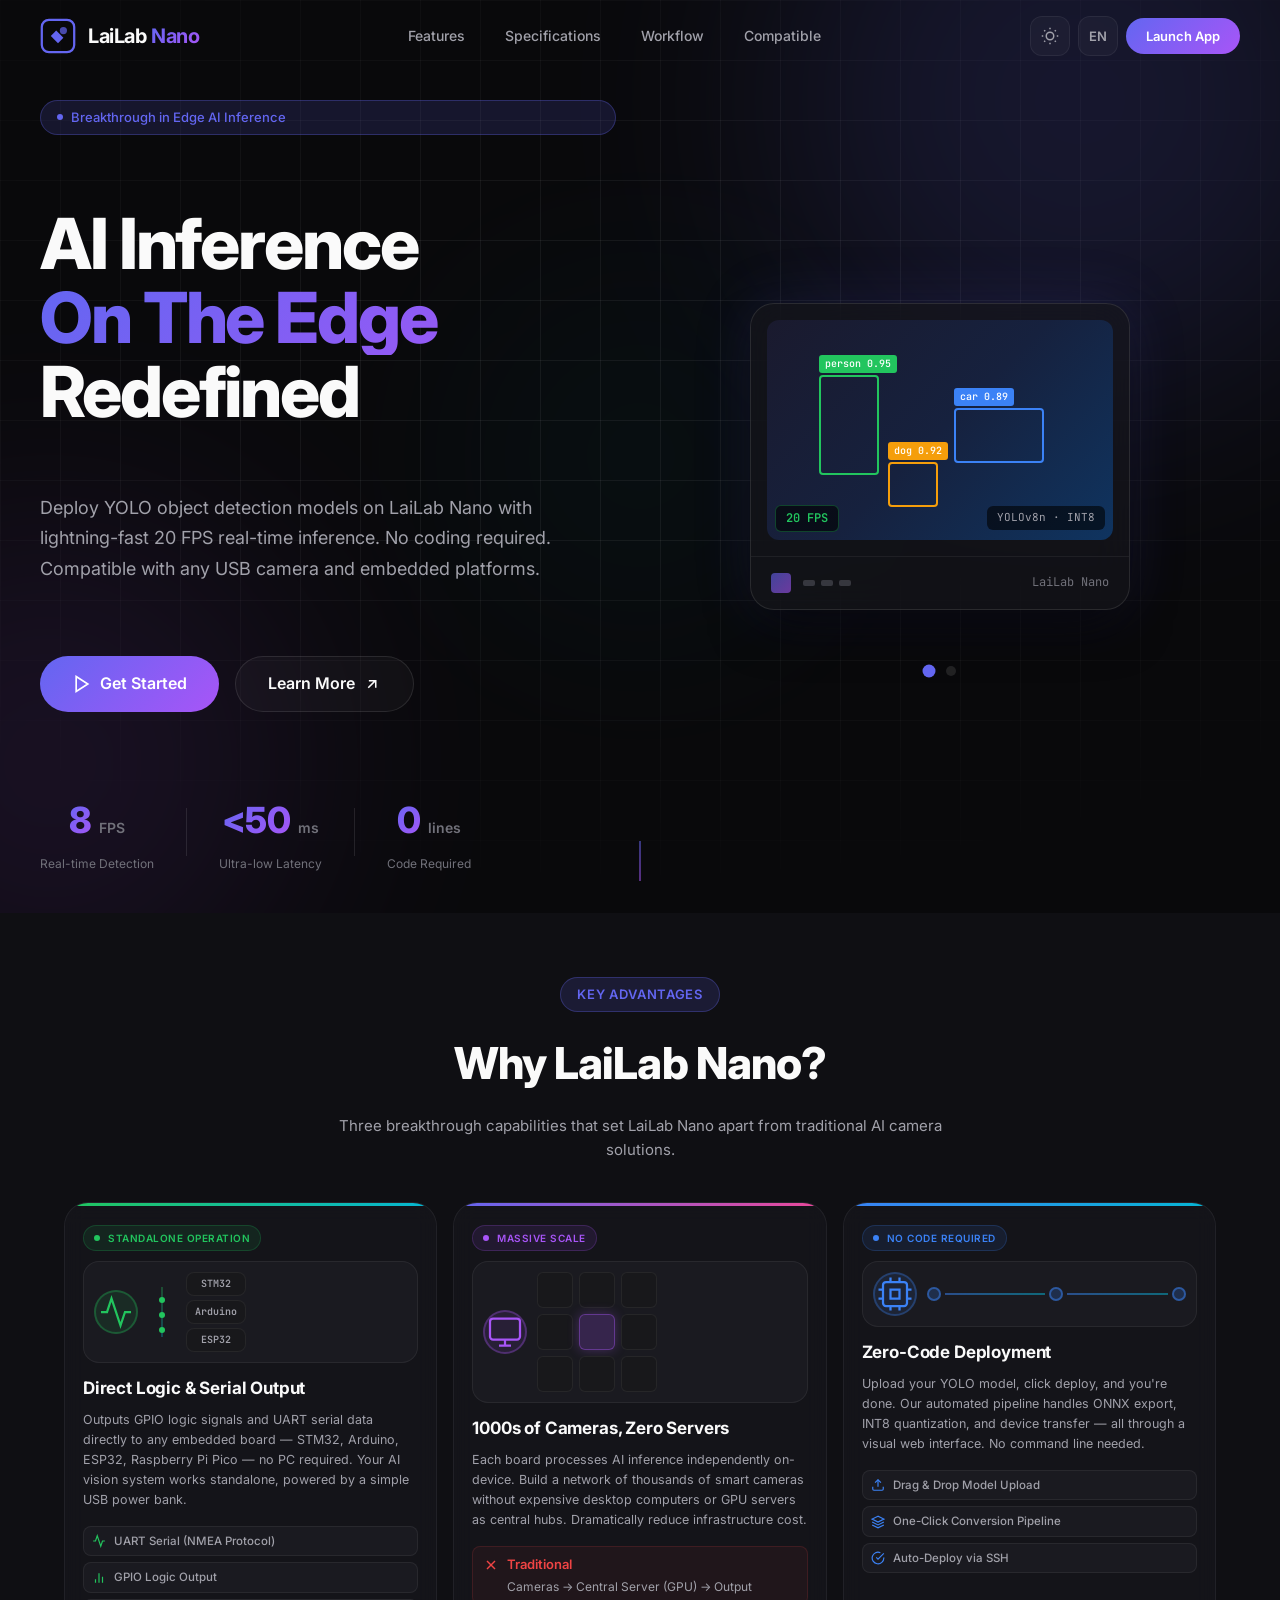
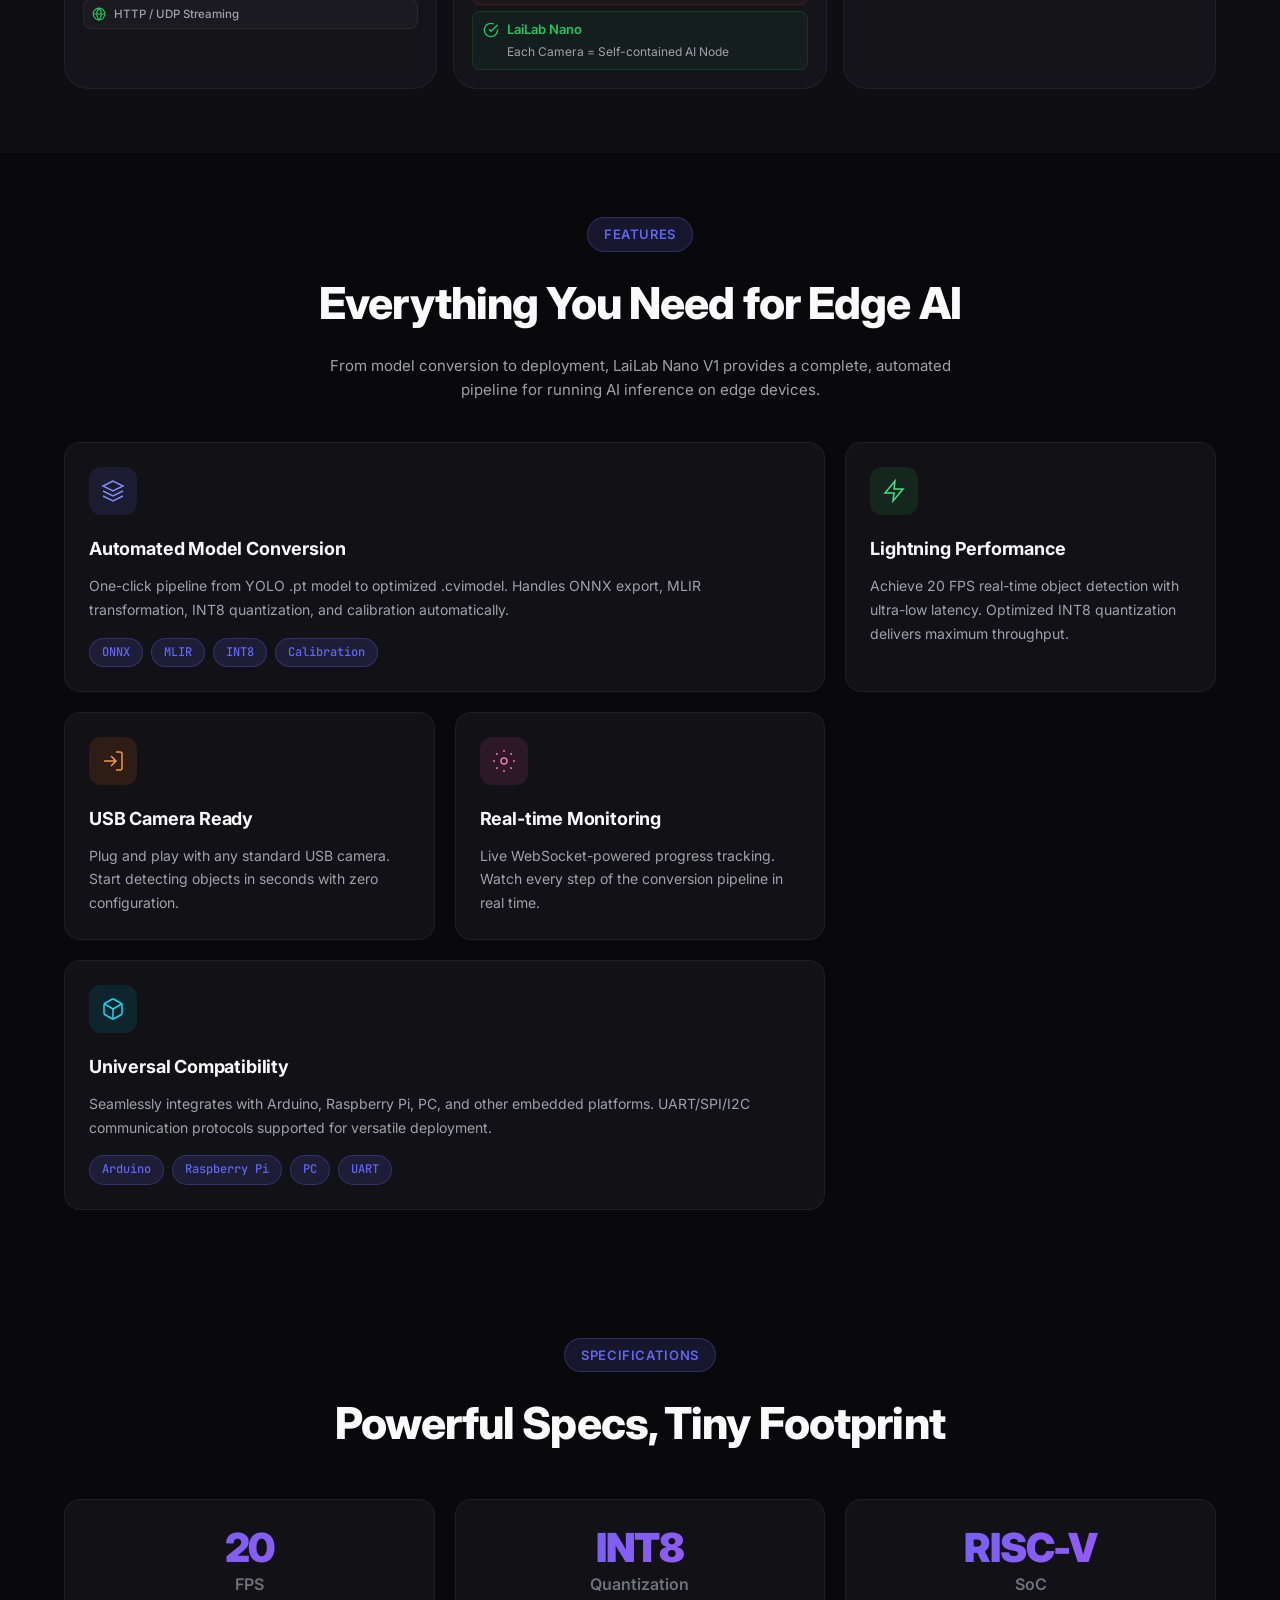
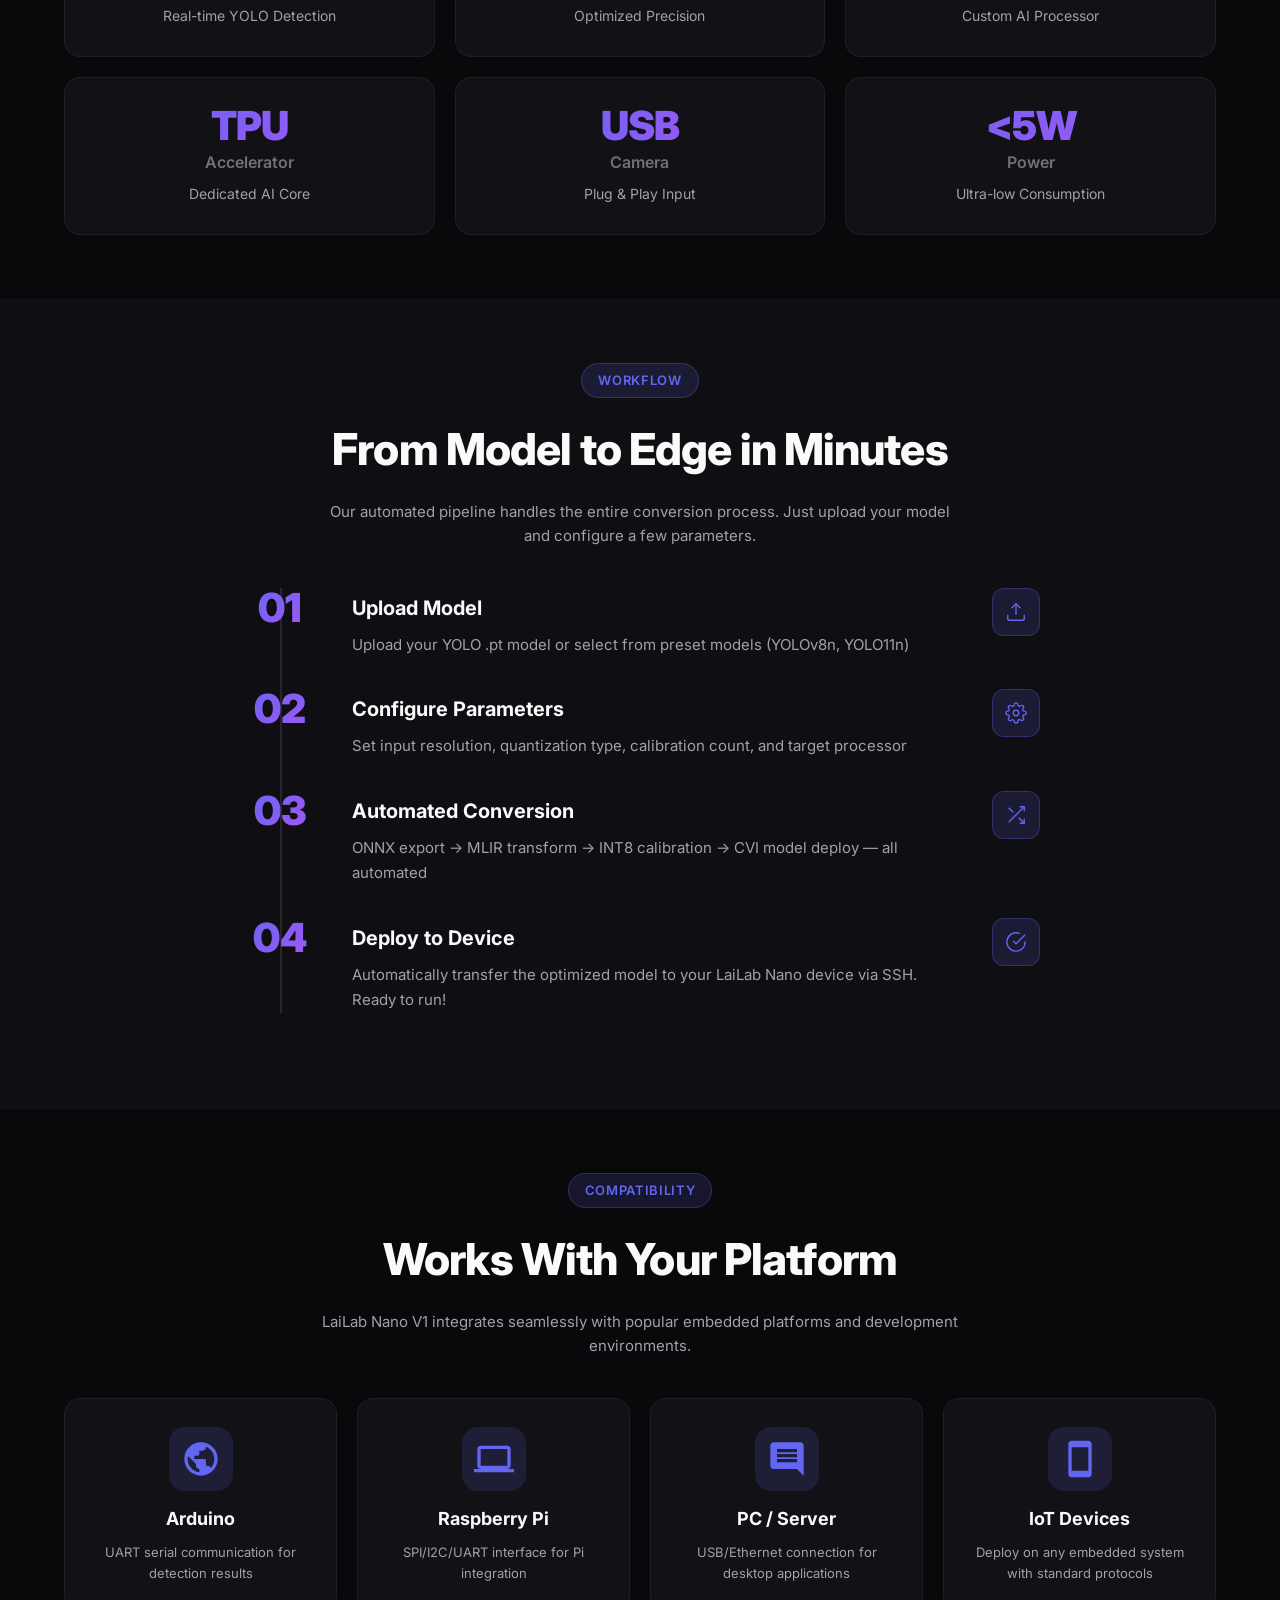
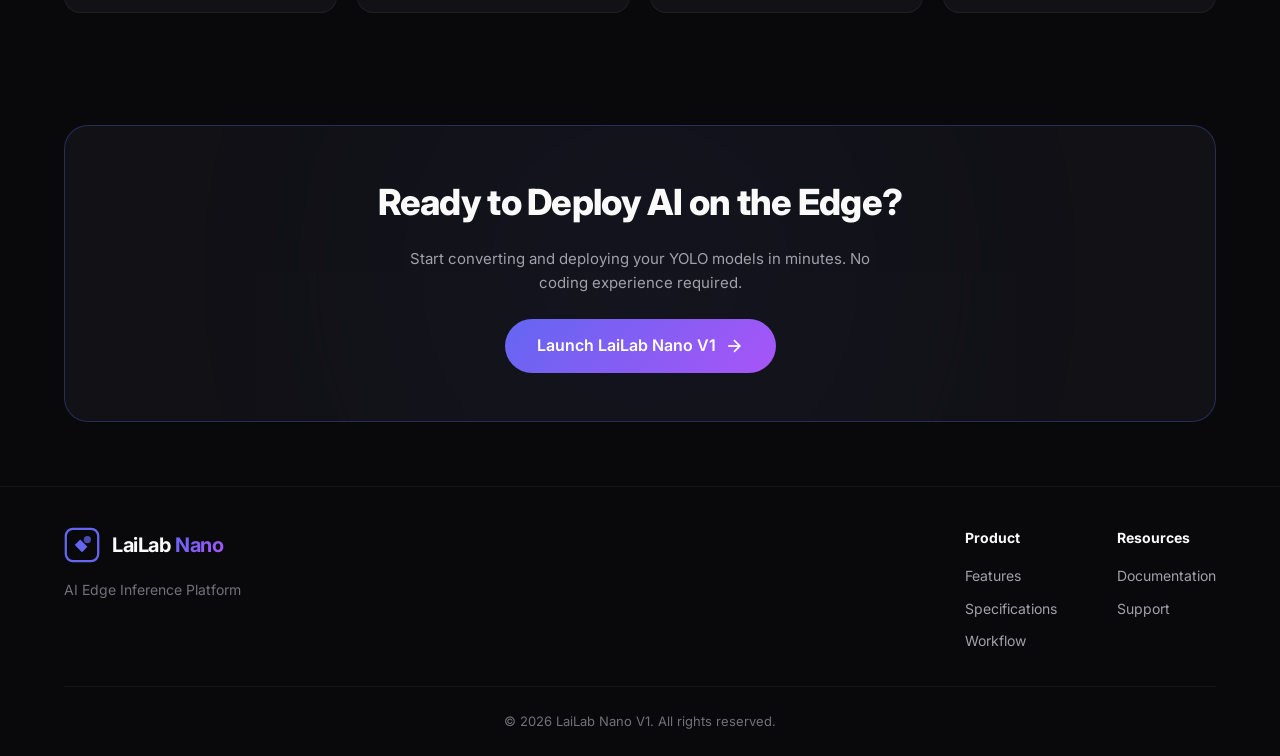
<file: static/index.html>
<!DOCTYPE html>
<html lang="en" data-theme="dark">
<head>
    <meta charset="UTF-8">
    <meta name="viewport" content="width=device-width, initial-scale=1.0">
    <title>LaiLab Nano V1 — AI Edge Inference Platform</title>
    <meta name="description" content="LaiLab Nano V1: Revolutionary AI Edge Inference. Deploy YOLO models with 20 FPS real-time detection. No code required.">
    <meta name="keywords" content="AI, Edge Computing, YOLO, Object Detection, Inference, Embedded AI, Edge AI">

    <!-- Google Fonts -->
    <link rel="preconnect" href="https://fonts.googleapis.com">
    <link rel="preconnect" href="https://fonts.gstatic.com" crossorigin>
    <link href="https://fonts.googleapis.com/css2?family=Inter:wght@300;400;500;600;700;800;900&family=JetBrains+Mono:wght@400;500;600&display=swap" rel="stylesheet">

    <link rel="stylesheet" href="/static/landing.css">
</head>
<body>
    <!-- ============================================================ -->
    <!-- NAVBAR -->
    <!-- ============================================================ -->
    <nav class="navbar" id="navbar">
        <div class="nav-container">
            <a href="/" class="nav-logo">
                <div class="logo-icon">
                    <svg viewBox="0 0 40 40" fill="none">
                        <rect x="2" y="2" width="36" height="36" rx="8" stroke="url(#logoGrad)" stroke-width="2.5"/>
                        <path d="M12 20L18 14L26 22L20 28Z" fill="url(#logoGrad)"/>
                        <circle cx="26" cy="14" r="4" fill="url(#logoGrad)" opacity="0.7"/>
                        <defs>
                            <linearGradient id="logoGrad" x1="0" y1="0" x2="40" y2="40">
                                <stop stop-color="#6366f1"/>
                                <stop offset="1" stop-color="#a855f7"/>
                            </linearGradient>
                        </defs>
                    </svg>
                </div>
                <span class="logo-text">LaiLab <span class="logo-accent">Nano</span></span>
            </a>

            <div class="nav-links" id="navLinks">
                <a href="#features" class="nav-link" data-i18n="nav_features">Features</a>
                <a href="#specs" class="nav-link" data-i18n="nav_specs">Specifications</a>
                <a href="#workflow" class="nav-link" data-i18n="nav_workflow">Workflow</a>
                <a href="#compatible" class="nav-link" data-i18n="nav_compatible">Compatible</a>
            </div>

            <div class="nav-actions">
                <button class="btn-icon" id="themeToggle" aria-label="Toggle theme">
                    <svg class="icon-sun" viewBox="0 0 24 24" fill="none" stroke="currentColor" stroke-width="2">
                        <circle cx="12" cy="12" r="5"/>
                        <path d="M12 1v2M12 21v2M4.22 4.22l1.42 1.42M18.36 18.36l1.42 1.42M1 12h2M21 12h2M4.22 19.78l1.42-1.42M18.36 5.64l1.42-1.42"/>
                    </svg>
                    <svg class="icon-moon" viewBox="0 0 24 24" fill="none" stroke="currentColor" stroke-width="2">
                        <path d="M21 12.79A9 9 0 1 1 11.21 3 7 7 0 0 0 21 12.79z"/>
                    </svg>
                </button>
                <button class="btn-icon btn-lang" id="langToggle" aria-label="Toggle language">
                    <span id="langLabel">EN</span>
                </button>
                <a href="/app" class="btn-primary nav-cta" data-i18n="nav_launch">Launch App</a>
            </div>

            <button class="nav-hamburger" id="navHamburger" aria-label="Menu">
                <span></span><span></span><span></span>
            </button>
        </div>
    </nav>

    <!-- ============================================================ -->
    <!-- HERO SECTION -->
    <!-- ============================================================ -->
    <section class="hero" id="hero">
        <div class="hero-bg">
            <div class="hero-grid"></div>
            <div class="hero-glow hero-glow-1"></div>
            <div class="hero-glow hero-glow-2"></div>
            <div class="hero-glow hero-glow-3"></div>
        </div>

        <div class="hero-content">
            <div class="hero-badge" data-i18n="hero_badge">
                <span class="badge-dot"></span>
                Breakthrough in Edge AI Inference
            </div>

            <h1 class="hero-title">
                <span data-i18n="hero_title_1">AI Inference</span>
                <span class="gradient-text" data-i18n="hero_title_2">On The Edge</span>
                <span data-i18n="hero_title_3">Redefined</span>
            </h1>

            <p class="hero-desc" data-i18n="hero_desc">
                Deploy YOLO object detection models on LaiLab Nano with lightning-fast 20 FPS real-time inference. No coding required. Compatible with any USB camera and embedded platforms.
            </p>

            <div class="hero-actions">
                <a href="/app" class="btn-primary btn-lg" data-i18n="hero_cta_start">
                    <svg viewBox="0 0 24 24" fill="none" stroke="currentColor" stroke-width="2" width="20" height="20">
                        <polygon points="5 3 19 12 5 21 5 3"/>
                    </svg>
                    Get Started
                </a>
                <a href="#features" class="btn-secondary btn-lg" data-i18n="hero_cta_learn">
                    Learn More
                    <svg viewBox="0 0 24 24" fill="none" stroke="currentColor" stroke-width="2" width="18" height="18">
                        <path d="M7 17l9.2-9.2M17 17V7.8H7.8"/>
                    </svg>
                </a>
            </div>

            <div class="hero-stats">
                <div class="stat-item">
                    <span class="stat-value" data-count="20">0</span>
                    <span class="stat-unit">FPS</span>
                    <span class="stat-label" data-i18n="stat_realtime">Real-time Detection</span>
                </div>
                <div class="stat-divider"></div>
                <div class="stat-item">
                    <span class="stat-value">&lt;50</span>
                    <span class="stat-unit">ms</span>
                    <span class="stat-label" data-i18n="stat_latency">Ultra-low Latency</span>
                </div>
                <div class="stat-divider"></div>
                <div class="stat-item">
                    <span class="stat-value">0</span>
                    <span class="stat-unit" data-i18n="stat_code_unit">lines</span>
                    <span class="stat-label" data-i18n="stat_code">Code Required</span>
                </div>
            </div>
        </div>

        <div class="hero-visual">
            <div class="hero-carousel" id="heroCarousel">
                <div class="carousel-slide active-slide">
                    <div class="device-showcase">
                        <div class="device-card">
                            <div class="device-screen">
                                <div class="detection-demo">
                                    <div class="demo-frame">
                                        <div class="demo-object demo-obj-1">
                                            <div class="bbox"></div>
                                            <span class="bbox-label">person 0.95</span>
                                        </div>
                                        <div class="demo-object demo-obj-2">
                                            <div class="bbox"></div>
                                            <span class="bbox-label">car 0.89</span>
                                        </div>
                                        <div class="demo-object demo-obj-3">
                                            <div class="bbox"></div>
                                            <span class="bbox-label">dog 0.92</span>
                                        </div>
                                    </div>
                                    <div class="demo-overlay">
                                        <div class="demo-fps">20 FPS</div>
                                        <div class="demo-model">YOLOv8n · INT8</div>
                                    </div>
                                </div>
                            </div>
                            <div class="device-body">
                                <div class="device-chip"></div>
                                <div class="device-ports">
                                    <div class="port"></div>
                                    <div class="port"></div>
                                    <div class="port"></div>
                                </div>
                                <div class="device-label">LaiLab Nano</div>
                            </div>
                        </div>
                    </div>
                </div>

                <div class="carousel-slide">
                    <img src="/static/product.jpg" alt="LaiLab Nano V1 Hardware" class="product-hero-img">
                </div>

                <div class="carousel-controls">
                    <button class="carousel-dot active"></button>
                    <button class="carousel-dot"></button>
                </div>
            </div>
        </div>

        <div class="scroll-indicator">
            <div class="scroll-line"></div>
        </div>
    </section>

    <!-- ============================================================ -->
    <!-- KEY ADVANTAGES SECTION -->
    <!-- ============================================================ -->
    <section class="section features-section" id="features">
        <div class="container">
            <div class="section-header">
                <span class="section-tag" data-i18n="advantages_tag">Key Advantages</span>
                <h2 class="section-title" data-i18n="advantages_title">Why LaiLab Nano?</h2>
                <p class="section-desc" data-i18n="advantages_desc">
                    Three breakthrough capabilities that set LaiLab Nano apart from traditional AI camera solutions.
                </p>
            </div>

            <div class="advantages-grid advantages-grid-3">
                <!-- Advantage 1: Direct Hardware Output -->
                <div class="advantage-card advantage-card-hw">
                    <div class="advantage-badge">
                        <span class="advantage-badge-dot"></span>
                        <span data-i18n="adv1_badge">Standalone Operation</span>
                    </div>
                    <div class="advantage-icon-area">
                        <div class="advantage-icon-ring">
                            <svg viewBox="0 0 24 24" fill="none" stroke="currentColor" stroke-width="1.5" width="36" height="36">
                                <path d="M22 12h-4l-3 9L9 3l-3 9H2"/>
                            </svg>
                        </div>
                        <div class="advantage-connectors">
                            <div class="connector-line"></div>
                            <div class="connector-dot" style="top: 20%;"></div>
                            <div class="connector-dot" style="top: 50%;"></div>
                            <div class="connector-dot" style="top: 80%;"></div>
                        </div>
                        <div class="advantage-chips">
                            <span class="advantage-chip">STM32</span>
                            <span class="advantage-chip">Arduino</span>
                            <span class="advantage-chip">ESP32</span>
                        </div>
                    </div>
                    <h3 class="advantage-title" data-i18n="adv1_title">Direct Logic &amp; Serial Output</h3>
                    <p class="advantage-desc" data-i18n="adv1_desc">
                        Outputs GPIO logic signals and UART serial data directly to any embedded board — STM32, Arduino, ESP32, Raspberry Pi Pico — no PC required. Your AI vision system works standalone, powered by a simple USB power bank.
                    </p>
                    <div class="advantage-outputs">
                        <div class="output-item">
                            <svg viewBox="0 0 24 24" fill="none" stroke="currentColor" stroke-width="2" width="14" height="14"><polyline points="22 12 18 12 15 21 9 3 6 12 2 12"/></svg>
                            <span>UART Serial (NMEA Protocol)</span>
                        </div>
                        <div class="output-item">
                            <svg viewBox="0 0 24 24" fill="none" stroke="currentColor" stroke-width="2" width="14" height="14"><path d="M18 20V10M12 20V4M6 20v-6"/></svg>
                            <span>GPIO Logic Output</span>
                        </div>
                        <div class="output-item">
                            <svg viewBox="0 0 24 24" fill="none" stroke="currentColor" stroke-width="2" width="14" height="14"><circle cx="12" cy="12" r="10"/><line x1="2" y1="12" x2="22" y2="12"/><path d="M12 2a15.3 15.3 0 0 1 4 10 15.3 15.3 0 0 1-4 10 15.3 15.3 0 0 1-4-10 15.3 15.3 0 0 1 4-10z"/></svg>
                            <span>HTTP / UDP Streaming</span>
                        </div>
                    </div>
                </div>

                <!-- Advantage 2: Scalable 1000s Cameras -->
                <div class="advantage-card advantage-card-scale">
                    <div class="advantage-badge">
                        <span class="advantage-badge-dot"></span>
                        <span data-i18n="adv2_badge">Massive Scale</span>
                    </div>
                    <div class="advantage-icon-area">
                        <div class="advantage-icon-ring">
                            <svg viewBox="0 0 24 24" fill="none" stroke="currentColor" stroke-width="1.5" width="36" height="36">
                                <rect x="2" y="3" width="20" height="14" rx="2" ry="2"/>
                                <line x1="8" y1="21" x2="16" y2="21"/>
                                <line x1="12" y1="17" x2="12" y2="21"/>
                            </svg>
                        </div>
                        <div class="advantage-scale-grid">
                            <div class="scale-node"></div><div class="scale-node"></div><div class="scale-node"></div>
                            <div class="scale-node"></div><div class="scale-node active"></div><div class="scale-node"></div>
                            <div class="scale-node"></div><div class="scale-node"></div><div class="scale-node"></div>
                        </div>
                    </div>
                    <h3 class="advantage-title" data-i18n="adv2_title">1000s of Cameras, Zero Servers</h3>
                    <p class="advantage-desc" data-i18n="adv2_desc">
                        Each board processes AI inference independently on-device. Build a network of thousands of smart cameras without expensive desktop computers or GPU servers as central hubs. Dramatically reduce infrastructure cost.
                    </p>
                    <div class="advantage-comparison">
                        <div class="comparison-item comparison-old">
                            <svg viewBox="0 0 24 24" fill="none" stroke="currentColor" stroke-width="2" width="16" height="16"><line x1="18" y1="6" x2="6" y2="18"/><line x1="6" y1="6" x2="18" y2="18"/></svg>
                            <div>
                                <strong data-i18n="adv2_old_title">Traditional</strong>
                                <span data-i18n="adv2_old_desc">Cameras → Central Server (GPU) → Output</span>
                            </div>
                        </div>
                        <div class="comparison-item comparison-new">
                            <svg viewBox="0 0 24 24" fill="none" stroke="currentColor" stroke-width="2" width="16" height="16"><path d="M22 11.08V12a10 10 0 1 1-5.93-9.14"/><polyline points="22 4 12 14.01 9 11.01"/></svg>
                            <div>
                                <strong data-i18n="adv2_new_title">LaiLab Nano</strong>
                                <span data-i18n="adv2_new_desc">Each Camera = Self-contained AI Node</span>
                            </div>
                        </div>
                    </div>
                </div>

                <!-- Advantage 3: Zero-Code Deployment -->
                <div class="advantage-card advantage-card-zerocode">
                    <div class="advantage-badge">
                        <span class="advantage-badge-dot"></span>
                        <span data-i18n="adv3_badge">No Code Required</span>
                    </div>
                    <div class="advantage-icon-area">
                        <div class="advantage-icon-ring">
                            <svg viewBox="0 0 24 24" fill="none" stroke="currentColor" stroke-width="1.5" width="36" height="36">
                                <rect x="4" y="4" width="16" height="16" rx="2"/>
                                <path d="M9 9h6v6H9z"/>
                                <path d="M9 1v3M15 1v3M9 20v3M15 20v3M1 9h3M1 15h3M20 9h3M20 15h3"/>
                            </svg>
                        </div>
                        <div class="advantage-steps-visual">
                            <div class="step-dot step-dot-1"></div>
                            <div class="step-line-h"></div>
                            <div class="step-dot step-dot-2"></div>
                            <div class="step-line-h"></div>
                            <div class="step-dot step-dot-3"></div>
                        </div>
                    </div>
                    <h3 class="advantage-title" data-i18n="adv3_title">Zero-Code Deployment</h3>
                    <p class="advantage-desc" data-i18n="adv3_desc">
                        Upload your YOLO model, click deploy, and you're done. Our automated pipeline handles ONNX export, INT8 quantization, and device transfer — all through a visual web interface. No command line needed.
                    </p>
                    <div class="advantage-outputs">
                        <div class="output-item">
                            <svg viewBox="0 0 24 24" fill="none" stroke="currentColor" stroke-width="2" width="14" height="14"><path d="M21 15v4a2 2 0 0 1-2 2H5a2 2 0 0 1-2-2v-4"/><polyline points="17 8 12 3 7 8"/><line x1="12" y1="3" x2="12" y2="15"/></svg>
                            <span>Drag &amp; Drop Model Upload</span>
                        </div>
                        <div class="output-item">
                            <svg viewBox="0 0 24 24" fill="none" stroke="currentColor" stroke-width="2" width="14" height="14"><path d="M12 2L2 7l10 5 10-5-10-5z"/><path d="M2 17l10 5 10-5"/><path d="M2 12l10 5 10-5"/></svg>
                            <span>One-Click Conversion Pipeline</span>
                        </div>
                        <div class="output-item">
                            <svg viewBox="0 0 24 24" fill="none" stroke="currentColor" stroke-width="2" width="14" height="14"><path d="M22 11.08V12a10 10 0 1 1-5.93-9.14"/><polyline points="22 4 12 14.01 9 11.01"/></svg>
                            <span>Auto-Deploy via SSH</span>
                        </div>
                    </div>
                </div>
            </div>
        </div>
    </section>

    <!-- ============================================================ -->
    <!-- FEATURES SECTION -->
    <!-- ============================================================ -->
    <section class="section" id="details">
        <div class="container">
            <div class="section-header">
                <span class="section-tag" data-i18n="features_tag">Features</span>
                <h2 class="section-title" data-i18n="features_title">Everything You Need for Edge AI</h2>
                <p class="section-desc" data-i18n="features_desc">
                    From model conversion to deployment, LaiLab Nano V1 provides a complete, automated pipeline for running AI inference on edge devices.
                </p>
            </div>

            <div class="features-grid">
                <div class="feature-card feature-card-lg">
                    <div class="feature-icon feature-icon-primary">
                        <svg viewBox="0 0 24 24" fill="none" stroke="currentColor" stroke-width="1.5">
                            <path d="M12 2L2 7l10 5 10-5-10-5z"/>
                            <path d="M2 17l10 5 10-5"/>
                            <path d="M2 12l10 5 10-5"/>
                        </svg>
                    </div>
                    <h3 class="feature-title" data-i18n="feature_1_title">Automated Model Conversion</h3>
                    <p class="feature-desc" data-i18n="feature_1_desc">
                        One-click pipeline from YOLO .pt model to optimized .cvimodel. Handles ONNX export, MLIR transformation, INT8 quantization, and calibration automatically.
                    </p>
                    <div class="feature-tags">
                        <span class="tag">ONNX</span>
                        <span class="tag">MLIR</span>
                        <span class="tag">INT8</span>
                        <span class="tag">Calibration</span>
                    </div>
                </div>

                <div class="feature-card">
                    <div class="feature-icon feature-icon-green">
                        <svg viewBox="0 0 24 24" fill="none" stroke="currentColor" stroke-width="1.5">
                            <path d="M13 2L3 14h9l-1 8 10-12h-9l1-8z"/>
                        </svg>
                    </div>
                    <h3 class="feature-title" data-i18n="feature_3_title">Lightning Performance</h3>
                    <p class="feature-desc" data-i18n="feature_3_desc">
                        Achieve 20 FPS real-time object detection with ultra-low latency. Optimized INT8 quantization delivers maximum throughput.
                    </p>
                </div>

                <div class="feature-card">
                    <div class="feature-icon feature-icon-orange">
                        <svg viewBox="0 0 24 24" fill="none" stroke="currentColor" stroke-width="1.5">
                            <path d="M15 3h4a2 2 0 0 1 2 2v14a2 2 0 0 1-2 2h-4M10 17l5-5-5-5M15 12H3"/>
                        </svg>
                    </div>
                    <h3 class="feature-title" data-i18n="feature_4_title">USB Camera Ready</h3>
                    <p class="feature-desc" data-i18n="feature_4_desc">
                        Plug and play with any standard USB camera. Start detecting objects in seconds with zero configuration.
                    </p>
                </div>

                <div class="feature-card">
                    <div class="feature-icon feature-icon-pink">
                        <svg viewBox="0 0 24 24" fill="none" stroke="currentColor" stroke-width="1.5">
                            <circle cx="12" cy="12" r="3"/>
                            <path d="M12 1v2M12 21v2M4.22 4.22l1.42 1.42M18.36 18.36l1.42 1.42M1 12h2M21 12h2M4.22 19.78l1.42-1.42M18.36 5.64l1.42-1.42"/>
                        </svg>
                    </div>
                    <h3 class="feature-title" data-i18n="feature_5_title">Real-time Monitoring</h3>
                    <p class="feature-desc" data-i18n="feature_5_desc">
                        Live WebSocket-powered progress tracking. Watch every step of the conversion pipeline in real time.
                    </p>
                </div>

                <div class="feature-card feature-card-lg">
                    <div class="feature-icon feature-icon-cyan">
                        <svg viewBox="0 0 24 24" fill="none" stroke="currentColor" stroke-width="1.5">
                            <path d="M21 16V8a2 2 0 0 0-1-1.73l-7-4a2 2 0 0 0-2 0l-7 4A2 2 0 0 0 3 8v8a2 2 0 0 0 1 1.73l7 4a2 2 0 0 0 2 0l7-4A2 2 0 0 0 21 16z"/>
                            <polyline points="3.27 6.96 12 12.01 20.73 6.96"/>
                            <line x1="12" y1="22.08" x2="12" y2="12"/>
                        </svg>
                    </div>
                    <h3 class="feature-title" data-i18n="feature_6_title">Universal Compatibility</h3>
                    <p class="feature-desc" data-i18n="feature_6_desc">
                        Seamlessly integrates with Arduino, Raspberry Pi, PC, and other embedded platforms. UART/SPI/I2C communication protocols supported for versatile deployment.
                    </p>
                    <div class="feature-tags">
                        <span class="tag">Arduino</span>
                        <span class="tag">Raspberry Pi</span>
                        <span class="tag">PC</span>
                        <span class="tag">UART</span>
                    </div>
                </div>
            </div>
        </div>
    </section>

    <!-- ============================================================ -->
    <section class="section specs-section" id="specs">
        <div class="container">
            <div class="section-header">
                <span class="section-tag" data-i18n="specs_tag">Specifications</span>
                <h2 class="section-title" data-i18n="specs_title">Powerful Specs, Tiny Footprint</h2>
            </div>

            <div class="specs-grid">
                <div class="spec-card">
                    <div class="spec-number">20</div>
                    <div class="spec-unit">FPS</div>
                    <div class="spec-label" data-i18n="spec_fps">Real-time YOLO Detection</div>
                </div>
                <div class="spec-card">
                    <div class="spec-number">INT8</div>
                    <div class="spec-unit" data-i18n="spec_quant_unit">Quantization</div>
                    <div class="spec-label" data-i18n="spec_quant">Optimized Precision</div>
                </div>
                <div class="spec-card">
                    <div class="spec-number">RISC-V</div>
                    <div class="spec-unit">SoC</div>
                    <div class="spec-label" data-i18n="spec_processor">Custom AI Processor</div>
                </div>
                <div class="spec-card">
                    <div class="spec-number">TPU</div>
                    <div class="spec-unit" data-i18n="spec_accel_unit">Accelerator</div>
                    <div class="spec-label" data-i18n="spec_accel">Dedicated AI Core</div>
                </div>
                <div class="spec-card">
                    <div class="spec-number">USB</div>
                    <div class="spec-unit">Camera</div>
                    <div class="spec-label" data-i18n="spec_camera">Plug & Play Input</div>
                </div>
                <div class="spec-card">
                    <div class="spec-number">&lt;5W</div>
                    <div class="spec-unit" data-i18n="spec_power_unit">Power</div>
                    <div class="spec-label" data-i18n="spec_power">Ultra-low Consumption</div>
                </div>
            </div>
        </div>
    </section>

    <!-- ============================================================ -->
    <!-- WORKFLOW SECTION -->
    <!-- ============================================================ -->
    <section class="section workflow-section" id="workflow">
        <div class="container">
            <div class="section-header">
                <span class="section-tag" data-i18n="workflow_tag">Workflow</span>
                <h2 class="section-title" data-i18n="workflow_title">From Model to Edge in Minutes</h2>
                <p class="section-desc" data-i18n="workflow_desc">
                    Our automated pipeline handles the entire conversion process. Just upload your model and configure a few parameters.
                </p>
            </div>

            <div class="workflow-timeline">
                <div class="workflow-step">
                    <div class="step-number">01</div>
                    <div class="step-content">
                        <h3 data-i18n="step_1_title">Upload Model</h3>
                        <p data-i18n="step_1_desc">Upload your YOLO .pt model or select from preset models (YOLOv8n, YOLO11n)</p>
                    </div>
                    <div class="step-icon">
                        <svg viewBox="0 0 24 24" fill="none" stroke="currentColor" stroke-width="1.5">
                            <path d="M21 15v4a2 2 0 0 1-2 2H5a2 2 0 0 1-2-2v-4"/>
                            <polyline points="17 8 12 3 7 8"/>
                            <line x1="12" y1="3" x2="12" y2="15"/>
                        </svg>
                    </div>
                </div>

                <div class="workflow-step">
                    <div class="step-number">02</div>
                    <div class="step-content">
                        <h3 data-i18n="step_2_title">Configure Parameters</h3>
                        <p data-i18n="step_2_desc">Set input resolution, quantization type, calibration count, and target processor</p>
                    </div>
                    <div class="step-icon">
                        <svg viewBox="0 0 24 24" fill="none" stroke="currentColor" stroke-width="1.5">
                            <circle cx="12" cy="12" r="3"/>
                            <path d="M19.4 15a1.65 1.65 0 0 0 .33 1.82l.06.06a2 2 0 0 1 0 2.83 2 2 0 0 1-2.83 0l-.06-.06a1.65 1.65 0 0 0-1.82-.33 1.65 1.65 0 0 0-1 1.51V21a2 2 0 0 1-2 2 2 2 0 0 1-2-2v-.09A1.65 1.65 0 0 0 9 19.4a1.65 1.65 0 0 0-1.82.33l-.06.06a2 2 0 0 1-2.83 0 2 2 0 0 1 0-2.83l.06-.06A1.65 1.65 0 0 0 4.68 15a1.65 1.65 0 0 0-1.51-1H3a2 2 0 0 1-2-2 2 2 0 0 1 2-2h.09A1.65 1.65 0 0 0 4.6 9a1.65 1.65 0 0 0-.33-1.82l-.06-.06a2 2 0 0 1 0-2.83 2 2 0 0 1 2.83 0l.06.06A1.65 1.65 0 0 0 9 4.68a1.65 1.65 0 0 0 1-1.51V3a2 2 0 0 1 2-2 2 2 0 0 1 2 2v.09a1.65 1.65 0 0 0 1 1.51 1.65 1.65 0 0 0 1.82-.33l.06-.06a2 2 0 0 1 2.83 0 2 2 0 0 1 0 2.83l-.06.06A1.65 1.65 0 0 0 19.4 9a1.65 1.65 0 0 0 1.51 1H21a2 2 0 0 1 2 2 2 2 0 0 1-2 2h-.09a1.65 1.65 0 0 0-1.51 1z"/>
                        </svg>
                    </div>
                </div>

                <div class="workflow-step">
                    <div class="step-number">03</div>
                    <div class="step-content">
                        <h3 data-i18n="step_3_title">Automated Conversion</h3>
                        <p data-i18n="step_3_desc">ONNX export → MLIR transform → INT8 calibration → CVI model deploy — all automated</p>
                    </div>
                    <div class="step-icon">
                        <svg viewBox="0 0 24 24" fill="none" stroke="currentColor" stroke-width="1.5">
                            <polyline points="16 3 21 3 21 8"/>
                            <line x1="4" y1="20" x2="21" y2="3"/>
                            <polyline points="21 16 21 21 16 21"/>
                            <line x1="15" y1="15" x2="21" y2="21"/>
                            <line x1="4" y1="4" x2="9" y2="9"/>
                        </svg>
                    </div>
                </div>

                <div class="workflow-step">
                    <div class="step-number">04</div>
                    <div class="step-content">
                        <h3 data-i18n="step_4_title">Deploy to Device</h3>
                        <p data-i18n="step_4_desc">Automatically transfer the optimized model to your LaiLab Nano device via SSH. Ready to run!</p>
                    </div>
                    <div class="step-icon">
                        <svg viewBox="0 0 24 24" fill="none" stroke="currentColor" stroke-width="1.5">
                            <path d="M22 11.08V12a10 10 0 1 1-5.93-9.14"/>
                            <polyline points="22 4 12 14.01 9 11.01"/>
                        </svg>
                    </div>
                </div>
            </div>
        </div>
    </section>

    <!-- ============================================================ -->
    <!-- COMPATIBLE SECTION -->
    <!-- ============================================================ -->
    <section class="section compatible-section" id="compatible">
        <div class="container">
            <div class="section-header">
                <span class="section-tag" data-i18n="compat_tag">Compatibility</span>
                <h2 class="section-title" data-i18n="compat_title">Works With Your Platform</h2>
                <p class="section-desc" data-i18n="compat_desc">
                    LaiLab Nano V1 integrates seamlessly with popular embedded platforms and development environments.
                </p>
            </div>

            <div class="compat-grid">
                <div class="compat-card">
                    <div class="compat-icon">
                        <svg viewBox="0 0 24 24" fill="currentColor" width="40" height="40">
                            <path d="M12 2C6.48 2 2 6.48 2 12s4.48 10 10 10 10-4.48 10-10S17.52 2 12 2zm-1 17.93c-3.95-.49-7-3.85-7-7.93 0-.62.08-1.21.21-1.79L9 15v1c0 1.1.9 2 2 2v1.93zm6.9-2.54c-.26-.81-1-1.39-1.9-1.39h-1v-3c0-.55-.45-1-1-1H8v-2h2c.55 0 1-.45 1-1V7h2c1.1 0 2-.9 2-2v-.41c2.93 1.19 5 4.06 5 7.41 0 2.08-.8 3.97-2.1 5.39z"/>
                        </svg>
                    </div>
                    <h3>Arduino</h3>
                    <p data-i18n="compat_arduino">UART serial communication for detection results</p>
                </div>
                <div class="compat-card">
                    <div class="compat-icon">
                        <svg viewBox="0 0 24 24" fill="currentColor" width="40" height="40">
                            <path d="M20 18c1.1 0 2-.9 2-2V6c0-1.1-.9-2-2-2H4c-1.1 0-2 .9-2 2v10c0 1.1.9 2 2 2H0v2h24v-2h-4zM4 6h16v10H4V6z"/>
                        </svg>
                    </div>
                    <h3>Raspberry Pi</h3>
                    <p data-i18n="compat_rpi">SPI/I2C/UART interface for Pi integration</p>
                </div>
                <div class="compat-card">
                    <div class="compat-icon">
                        <svg viewBox="0 0 24 24" fill="currentColor" width="40" height="40">
                            <path d="M20 2H4c-1.1 0-2 .9-2 2v12c0 1.1.9 2 2 2h14l4 4V4c0-1.1-.9-2-2-2zm-2 12H6v-2h12v2zm0-3H6V9h12v2zm0-3H6V6h12v2z"/>
                        </svg>
                    </div>
                    <h3>PC / Server</h3>
                    <p data-i18n="compat_pc">USB/Ethernet connection for desktop applications</p>
                </div>
                <div class="compat-card">
                    <div class="compat-icon">
                        <svg viewBox="0 0 24 24" fill="currentColor" width="40" height="40">
                            <path d="M17 1.01L7 1c-1.1 0-2 .9-2 2v18c0 1.1.9 2 2 2h10c1.1 0 2-.9 2-2V3c0-1.1-.9-1.99-2-1.99zM17 19H7V5h10v14z"/>
                        </svg>
                    </div>
                    <h3 data-i18n="compat_iot_title">IoT Devices</h3>
                    <p data-i18n="compat_iot">Deploy on any embedded system with standard protocols</p>
                </div>
            </div>
        </div>
    </section>

    <!-- ============================================================ -->
    <!-- CTA SECTION -->
    <!-- ============================================================ -->
    <section class="section cta-section">
        <div class="container">
            <div class="cta-card">
                <div class="cta-glow"></div>
                <h2 data-i18n="cta_title">Ready to Deploy AI on the Edge?</h2>
                <p data-i18n="cta_desc">Start converting and deploying your YOLO models in minutes. No coding experience required.</p>
                <a href="/app" class="btn-primary btn-lg" data-i18n="cta_button">
                    Launch LaiLab Nano V1
                    <svg viewBox="0 0 24 24" fill="none" stroke="currentColor" stroke-width="2" width="20" height="20">
                        <line x1="5" y1="12" x2="19" y2="12"/>
                        <polyline points="12 5 19 12 12 19"/>
                    </svg>
                </a>
            </div>
        </div>
    </section>

    <!-- ============================================================ -->
    <!-- FOOTER -->
    <!-- ============================================================ -->
    <footer class="footer">
        <div class="container">
            <div class="footer-content">
                <div class="footer-brand">
                    <div class="nav-logo">
                        <div class="logo-icon">
                            <svg viewBox="0 0 40 40" fill="none">
                                <rect x="2" y="2" width="36" height="36" rx="8" stroke="url(#logoGrad2)" stroke-width="2.5"/>
                                <path d="M12 20L18 14L26 22L20 28Z" fill="url(#logoGrad2)"/>
                                <circle cx="26" cy="14" r="4" fill="url(#logoGrad2)" opacity="0.7"/>
                                <defs>
                                    <linearGradient id="logoGrad2" x1="0" y1="0" x2="40" y2="40">
                                        <stop stop-color="#6366f1"/>
                                        <stop offset="1" stop-color="#a855f7"/>
                                    </linearGradient>
                                </defs>
                            </svg>
                        </div>
                        <span class="logo-text">LaiLab <span class="logo-accent">Nano</span></span>
                    </div>
                    <p class="footer-desc" data-i18n="footer_desc">AI Edge Inference Platform</p>
                </div>
                <div class="footer-links">
                    <div class="footer-col">
                        <h4 data-i18n="footer_product">Product</h4>
                        <a href="#features" data-i18n="nav_features">Features</a>
                        <a href="#specs" data-i18n="nav_specs">Specifications</a>
                        <a href="#workflow" data-i18n="nav_workflow">Workflow</a>
                    </div>
                    <div class="footer-col">
                        <h4 data-i18n="footer_resources">Resources</h4>
                        <a href="#" data-i18n="footer_docs">Documentation</a>
                        <a href="#">Support</a>
                    </div>
                </div>
            </div>
            <div class="footer-bottom">
                <p>© 2026 LaiLab Nano V1. All rights reserved.</p>
            </div>
        </div>
    </footer>

    <script src="/static/i18n.js"></script>
    <script src="/static/landing.js"></script>
</body>
</html>
</file>
<file: static/landing.css>
/* ============================================================
   LaiLab Nano V1 — Landing Page Styles
   Premium dark/light theme with glassmorphism
   ============================================================ */

/* ---- CSS Custom Properties ---- */
:root {
    /* Typography */
    --font-primary: 'Inter', -apple-system, BlinkMacSystemFont, system-ui, sans-serif;
    --font-mono: 'JetBrains Mono', 'Fira Code', monospace;

    /* Transitions */
    --transition-fast: 150ms cubic-bezier(0.4, 0, 0.2, 1);
    --transition-base: 250ms cubic-bezier(0.4, 0, 0.2, 1);
    --transition-slow: 400ms cubic-bezier(0.4, 0, 0.2, 1);

    /* Spacing */
    --section-padding: 64px;

    /* Border radius */
    --radius-sm: 8px;
    --radius-md: 12px;
    --radius-lg: 16px;
    --radius-xl: 24px;
    --radius-full: 9999px;
}

/* ---- Dark Theme (Default) ---- */
[data-theme="dark"] {
    --bg-primary: #09090b;
    --bg-secondary: #0f0f13;
    --bg-tertiary: #18181b;
    --bg-card: rgba(24, 24, 30, 0.6);
    --bg-card-hover: rgba(30, 30, 40, 0.8);
    --bg-glass: rgba(255, 255, 255, 0.03);
    --bg-glass-hover: rgba(255, 255, 255, 0.06);

    --border-primary: rgba(255, 255, 255, 0.06);
    --border-secondary: rgba(255, 255, 255, 0.1);
    --border-accent: rgba(99, 102, 241, 0.3);

    --text-primary: #fafafa;
    --text-secondary: #a1a1aa;
    --text-tertiary: #71717a;
    --text-inverse: #09090b;

    --accent-primary: #6366f1;
    --accent-secondary: #a855f7;
    --accent-gradient: linear-gradient(135deg, #6366f1, #a855f7);
    --accent-glow: rgba(99, 102, 241, 0.15);

    --success: #22c55e;
    --warning: #f59e0b;
    --error: #ef4444;
    --info: #3b82f6;

    --shadow-sm: 0 1px 2px rgba(0, 0, 0, 0.3);
    --shadow-md: 0 4px 6px -1px rgba(0, 0, 0, 0.4);
    --shadow-lg: 0 10px 25px -3px rgba(0, 0, 0, 0.5);
    --shadow-xl: 0 25px 50px -12px rgba(0, 0, 0, 0.6);
    --shadow-glow: 0 0 60px rgba(99, 102, 241, 0.15);
}

/* ---- Light Theme ---- */
[data-theme="light"] {
    --bg-primary: #ffffff;
    --bg-secondary: #f8f9fc;
    --bg-tertiary: #f1f3f9;
    --bg-card: rgba(255, 255, 255, 0.8);
    --bg-card-hover: rgba(255, 255, 255, 0.95);
    --bg-glass: rgba(255, 255, 255, 0.6);
    --bg-glass-hover: rgba(255, 255, 255, 0.8);

    --border-primary: rgba(0, 0, 0, 0.06);
    --border-secondary: rgba(0, 0, 0, 0.1);
    --border-accent: rgba(99, 102, 241, 0.3);

    --text-primary: #09090b;
    --text-secondary: #52525b;
    --text-tertiary: #a1a1aa;
    --text-inverse: #fafafa;

    --accent-primary: #6366f1;
    --accent-secondary: #a855f7;
    --accent-gradient: linear-gradient(135deg, #6366f1, #a855f7);
    --accent-glow: rgba(99, 102, 241, 0.1);

    --success: #16a34a;
    --warning: #d97706;
    --error: #dc2626;
    --info: #2563eb;

    --shadow-sm: 0 1px 2px rgba(0, 0, 0, 0.05);
    --shadow-md: 0 4px 6px -1px rgba(0, 0, 0, 0.07);
    --shadow-lg: 0 10px 25px -3px rgba(0, 0, 0, 0.08);
    --shadow-xl: 0 25px 50px -12px rgba(0, 0, 0, 0.1);
    --shadow-glow: 0 0 60px rgba(99, 102, 241, 0.08);
}

/* ---- Reset & Base ---- */
*, *::before, *::after {
    margin: 0;
    padding: 0;
    box-sizing: border-box;
}

html {
    scroll-behavior: smooth;
    -webkit-font-smoothing: antialiased;
    -moz-osx-font-smoothing: grayscale;
}

body {
    font-family: var(--font-primary);
    background: var(--bg-primary);
    color: var(--text-primary);
    line-height: 1.6;
    overflow-x: hidden;
    transition: background var(--transition-base), color var(--transition-base);
}

a {
    color: inherit;
    text-decoration: none;
}

img {
    max-width: 100%;
    height: auto;
}

.container {
    max-width: 1200px;
    margin: 0 auto;
    padding: 0 24px;
}

/* ---- Navbar ---- */
.navbar {
    position: fixed;
    top: 0;
    left: 0;
    right: 0;
    z-index: 1000;
    padding: 0 24px;
    transition: all var(--transition-base);
}

.navbar.scrolled {
    background: var(--bg-glass);
    backdrop-filter: blur(20px) saturate(180%);
    -webkit-backdrop-filter: blur(20px) saturate(180%);
    border-bottom: 1px solid var(--border-primary);
}

.nav-container {
    max-width: 1200px;
    margin: 0 auto;
    display: flex;
    align-items: center;
    justify-content: space-between;
    height: 72px;
}

.nav-logo {
    display: flex;
    align-items: center;
    gap: 12px;
    z-index: 1001;
}

.logo-icon {
    width: 36px;
    height: 36px;
}

.logo-icon svg {
    width: 100%;
    height: 100%;
}

.logo-text {
    font-size: 20px;
    font-weight: 700;
    letter-spacing: -0.02em;
}

.logo-accent {
    background: var(--accent-gradient);
    -webkit-background-clip: text;
    -webkit-text-fill-color: transparent;
    background-clip: text;
}

.nav-links {
    display: flex;
    align-items: center;
    gap: 8px;
}

.nav-link {
    padding: 8px 16px;
    font-size: 14px;
    font-weight: 500;
    color: var(--text-secondary);
    border-radius: var(--radius-full);
    transition: all var(--transition-fast);
}

.nav-link:hover {
    color: var(--text-primary);
    background: var(--bg-glass-hover);
}

.nav-actions {
    display: flex;
    align-items: center;
    gap: 8px;
}

.btn-icon {
    width: 40px;
    height: 40px;
    display: flex;
    align-items: center;
    justify-content: center;
    border: 1px solid var(--border-primary);
    border-radius: var(--radius-md);
    background: var(--bg-glass);
    color: var(--text-secondary);
    cursor: pointer;
    transition: all var(--transition-fast);
    font-family: var(--font-primary);
    font-size: 13px;
    font-weight: 600;
}

.btn-icon:hover {
    color: var(--text-primary);
    border-color: var(--border-secondary);
    background: var(--bg-glass-hover);
}

.btn-icon svg {
    width: 18px;
    height: 18px;
}

/* Theme toggle icon visibility */
[data-theme="dark"] .icon-sun { display: block; }
[data-theme="dark"] .icon-moon { display: none; }
[data-theme="light"] .icon-sun { display: none; }
[data-theme="light"] .icon-moon { display: block; }

.btn-lang {
    min-width: 40px;
}

.btn-primary {
    display: inline-flex;
    align-items: center;
    gap: 8px;
    padding: 10px 24px;
    font-size: 14px;
    font-weight: 600;
    font-family: var(--font-primary);
    color: #fff;
    background: var(--accent-gradient);
    border: none;
    border-radius: var(--radius-full);
    cursor: pointer;
    transition: all var(--transition-fast);
    white-space: nowrap;
    text-decoration: none;
}

.btn-primary:hover {
    transform: translateY(-1px);
    box-shadow: 0 4px 20px rgba(99, 102, 241, 0.4);
}

.btn-primary:active {
    transform: translateY(0);
}

.btn-secondary {
    display: inline-flex;
    align-items: center;
    gap: 8px;
    padding: 10px 24px;
    font-size: 14px;
    font-weight: 600;
    font-family: var(--font-primary);
    color: var(--text-primary);
    background: var(--bg-glass);
    border: 1px solid var(--border-secondary);
    border-radius: var(--radius-full);
    cursor: pointer;
    transition: all var(--transition-fast);
    white-space: nowrap;
    text-decoration: none;
}

.btn-secondary:hover {
    background: var(--bg-glass-hover);
    border-color: var(--border-accent);
    transform: translateY(-1px);
}

.btn-lg {
    padding: 14px 32px;
    font-size: 16px;
}

.nav-cta {
    padding: 8px 20px;
    font-size: 13px;
}

/* Hamburger */
.nav-hamburger {
    display: none;
    flex-direction: column;
    gap: 5px;
    background: none;
    border: none;
    cursor: pointer;
    padding: 8px;
    z-index: 1001;
}

.nav-hamburger span {
    width: 24px;
    height: 2px;
    background: var(--text-primary);
    border-radius: 2px;
    transition: all var(--transition-fast);
}

/* ---- Hero Section ---- */
.hero {
    position: relative;
    min-height: auto;
    display: flex;
    align-items: center;
    padding: 100px 24px 40px;
    overflow: hidden;
}

.hero-bg {
    position: absolute;
    inset: 0;
    z-index: 0;
}

.hero-grid {
    position: absolute;
    inset: 0;
    background-image:
        linear-gradient(var(--border-primary) 1px, transparent 1px),
        linear-gradient(90deg, var(--border-primary) 1px, transparent 1px);
    background-size: 60px 60px;
    mask-image: radial-gradient(ellipse 80% 60% at 50% 40%, black 30%, transparent 100%);
    -webkit-mask-image: radial-gradient(ellipse 80% 60% at 50% 40%, black 30%, transparent 100%);
}

.hero-glow {
    position: absolute;
    border-radius: 50%;
    filter: blur(120px);
    opacity: 0.4;
}

.hero-glow-1 {
    width: 600px;
    height: 600px;
    background: var(--accent-primary);
    top: -200px;
    right: -100px;
    opacity: 0.15;
    animation: glowFloat 8s ease-in-out infinite;
}

.hero-glow-2 {
    width: 500px;
    height: 500px;
    background: var(--accent-secondary);
    bottom: -100px;
    left: -200px;
    opacity: 0.1;
    animation: glowFloat 10s ease-in-out infinite reverse;
}

.hero-glow-3 {
    width: 300px;
    height: 300px;
    background: #06b6d4;
    top: 50%;
    left: 50%;
    transform: translate(-50%, -50%);
    opacity: 0.05;
    animation: glowPulse 6s ease-in-out infinite;
}

@keyframes glowFloat {
    0%, 100% { transform: translate(0, 0); }
    33% { transform: translate(30px, -30px); }
    66% { transform: translate(-20px, 20px); }
}

@keyframes glowPulse {
    0%, 100% { opacity: 0.05; transform: translate(-50%, -50%) scale(1); }
    50% { opacity: 0.1; transform: translate(-50%, -50%) scale(1.2); }
}

.hero-content {
    position: relative;
    z-index: 1;
    max-width: 1200px;
    margin: 0 auto;
    width: 100%;
    display: grid;
    grid-template-columns: 1fr 1fr;
    gap: 48px;
    align-items: center;
}

.hero-badge {
    display: inline-flex;
    align-items: center;
    gap: 8px;
    padding: 6px 16px;
    font-size: 13px;
    font-weight: 500;
    color: var(--accent-primary);
    background: var(--accent-glow);
    border: 1px solid var(--border-accent);
    border-radius: var(--radius-full);
    margin-bottom: 24px;
    grid-column: 1;
}

.badge-dot {
    width: 6px;
    height: 6px;
    background: var(--accent-primary);
    border-radius: 50%;
    animation: dotPulse 2s ease-in-out infinite;
}

@keyframes dotPulse {
    0%, 100% { opacity: 1; }
    50% { opacity: 0.4; }
}

.hero-title {
    font-size: clamp(40px, 5.5vw, 72px);
    font-weight: 800;
    line-height: 1.05;
    letter-spacing: -0.03em;
    margin-bottom: 16px;
    grid-column: 1;
}

.hero-title span {
    display: block;
}

.gradient-text {
    background: var(--accent-gradient);
    -webkit-background-clip: text;
    -webkit-text-fill-color: transparent;
    background-clip: text;
}

.hero-desc {
    font-size: 18px;
    color: var(--text-secondary);
    line-height: 1.7;
    max-width: 520px;
    margin-bottom: 24px;
    grid-column: 1;
}

.hero-actions {
    display: flex;
    gap: 16px;
    margin-bottom: 32px;
    grid-column: 1;
}

.hero-stats {
    display: flex;
    align-items: center;
    gap: 32px;
    grid-column: 1;
}

.stat-item {
    text-align: center;
}

.stat-value {
    font-size: 36px;
    font-weight: 800;
    letter-spacing: -0.02em;
    background: var(--accent-gradient);
    -webkit-background-clip: text;
    -webkit-text-fill-color: transparent;
    background-clip: text;
}

.stat-unit {
    font-size: 14px;
    font-weight: 600;
    color: var(--text-tertiary);
    margin-left: 4px;
}

.stat-label {
    display: block;
    font-size: 12px;
    color: var(--text-tertiary);
    margin-top: 4px;
}

.stat-divider {
    width: 1px;
    height: 48px;
    background: var(--border-secondary);
}

/* ---- Hero Visual (Device Showcase) ---- */
.hero-visual {
    position: absolute;
    right: calc(50% - 600px);
    top: 50%;
    transform: translateY(-50%);
    z-index: 1;
}

.hero-carousel {
    position: relative;
    width: 600px;
    height: 400px;
    display: flex;
    justify-content: center;
    align-items: center;
}

.carousel-slide {
    position: absolute;
    inset: 0;
    opacity: 0;
    transition: opacity 0.8s ease, transform 0.8s ease;
    transform: scale(0.95);
    display: flex;
    justify-content: center;
    align-items: center;
    pointer-events: none;
}

.carousel-slide.active-slide {
    opacity: 1;
    transform: scale(1);
    pointer-events: auto;
    z-index: 2;
}

.product-hero-img {
    width: 450px;
    height: auto;
    border-radius: var(--radius-xl);
    box-shadow: var(--shadow-xl), var(--shadow-glow);
    animation: deviceFloat 8s ease-in-out infinite reverse;
}

.carousel-controls {
    position: absolute;
    bottom: -20px;
    display: flex;
    gap: 12px;
    z-index: 10;
}

.carousel-dot {
    width: 10px;
    height: 10px;
    border-radius: 50%;
    background: var(--border-secondary);
    border: none;
    cursor: pointer;
    transition: all var(--transition-fast);
}

.carousel-dot.active {
    background: var(--accent-primary);
    transform: scale(1.3);
}

.device-showcase {
    perspective: 1200px;
    position: relative;
}

.device-card {
    width: 380px;
    background: var(--bg-card);
    border: 1px solid var(--border-secondary);
    border-radius: var(--radius-xl);
    overflow: hidden;
    box-shadow: var(--shadow-xl), var(--shadow-glow);
    animation: deviceFloat 6s ease-in-out infinite;
    backdrop-filter: blur(20px);
}

@keyframes deviceFloat {
    0%, 100% { transform: translateY(0) rotateX(2deg) rotateY(-2deg); }
    50% { transform: translateY(-12px) rotateX(-1deg) rotateY(1deg); }
}

.device-screen {
    padding: 16px;
    border-bottom: 1px solid var(--border-primary);
}

.detection-demo {
    position: relative;
    width: 100%;
    height: 220px;
    background: linear-gradient(135deg, #1a1a2e 0%, #16213e 50%, #0f3460 100%);
    border-radius: var(--radius-md);
    overflow: hidden;
}

.demo-frame {
    position: relative;
    width: 100%;
    height: 100%;
}

.demo-object {
    position: absolute;
}

.bbox {
    border: 2px solid;
    border-radius: 4px;
    animation: bboxPulse 2s ease-in-out infinite;
}

@keyframes bboxPulse {
    0%, 100% { opacity: 0.9; }
    50% { opacity: 0.6; }
}

.demo-obj-1 {
    top: 25%;
    left: 15%;
}

.demo-obj-1 .bbox {
    width: 60px;
    height: 100px;
    border-color: #22c55e;
}

.demo-obj-1 .bbox-label {
    background: #22c55e;
}

.demo-obj-2 {
    top: 40%;
    right: 20%;
}

.demo-obj-2 .bbox {
    width: 90px;
    height: 55px;
    border-color: #3b82f6;
}

.demo-obj-2 .bbox-label {
    background: #3b82f6;
}

.demo-obj-3 {
    bottom: 15%;
    left: 35%;
}

.demo-obj-3 .bbox {
    width: 50px;
    height: 45px;
    border-color: #f59e0b;
}

.demo-obj-3 .bbox-label {
    background: #f59e0b;
}

.bbox-label {
    position: absolute;
    top: -20px;
    left: 0;
    padding: 1px 6px;
    font-size: 10px;
    font-family: var(--font-mono);
    font-weight: 500;
    color: #fff;
    border-radius: 3px;
    white-space: nowrap;
}

.demo-overlay {
    position: absolute;
    bottom: 8px;
    left: 8px;
    right: 8px;
    display: flex;
    justify-content: space-between;
    align-items: center;
}

.demo-fps {
    padding: 3px 10px;
    font-size: 12px;
    font-family: var(--font-mono);
    font-weight: 600;
    color: #22c55e;
    background: rgba(0, 0, 0, 0.6);
    border-radius: 6px;
    border: 1px solid rgba(34, 197, 94, 0.3);
}

.demo-model {
    padding: 3px 10px;
    font-size: 11px;
    font-family: var(--font-mono);
    color: #a1a1aa;
    background: rgba(0, 0, 0, 0.6);
    border-radius: 6px;
}

.device-body {
    padding: 16px 20px;
    display: flex;
    align-items: center;
    gap: 12px;
}

.device-chip {
    width: 20px;
    height: 20px;
    background: var(--accent-gradient);
    border-radius: 4px;
    opacity: 0.6;
}

.device-ports {
    display: flex;
    gap: 6px;
}

.port {
    width: 12px;
    height: 6px;
    background: var(--text-tertiary);
    border-radius: 2px;
    opacity: 0.4;
}

.device-label {
    margin-left: auto;
    font-size: 12px;
    font-family: var(--font-mono);
    color: var(--text-tertiary);
}

/* Scroll indicator */
.scroll-indicator {
    position: absolute;
    bottom: 32px;
    left: 50%;
    transform: translateX(-50%);
    z-index: 2;
}

.scroll-line {
    width: 1px;
    height: 40px;
    background: var(--accent-gradient);
    animation: scrollPulse 2s ease-in-out infinite;
}

@keyframes scrollPulse {
    0% { transform: scaleY(0); transform-origin: top; opacity: 1; }
    50% { transform: scaleY(1); transform-origin: top; opacity: 1; }
    51% { transform-origin: bottom; }
    100% { transform: scaleY(0); transform-origin: bottom; opacity: 1; }
}

/* ---- Section Styles ---- */
.section {
    padding: var(--section-padding) 0;
    position: relative;
}

.section-header {
    text-align: center;
    margin-bottom: 40px;
}

.section-tag {
    display: inline-block;
    padding: 6px 16px;
    font-size: 13px;
    font-weight: 600;
    color: var(--accent-primary);
    background: var(--accent-glow);
    border: 1px solid var(--border-accent);
    border-radius: var(--radius-full);
    margin-bottom: 16px;
    text-transform: uppercase;
    letter-spacing: 0.05em;
}

.section-title {
    font-size: clamp(28px, 3.5vw, 44px);
    font-weight: 800;
    letter-spacing: -0.02em;
    margin-bottom: 16px;
}

.section-desc {
    font-size: 15px;
    color: var(--text-secondary);
    max-width: 640px;
    margin: 0 auto;
    line-height: 1.6;
}

/* ---- Features Grid ---- */
.features-section {
    background: var(--bg-secondary);
}

.features-grid {
    display: grid;
    grid-template-columns: repeat(3, 1fr);
    gap: 20px;
}

.feature-card {
    padding: 24px;
    background: var(--bg-card);
    border: 1px solid var(--border-primary);
    border-radius: var(--radius-lg);
    transition: all var(--transition-base);
    backdrop-filter: blur(10px);
}

.feature-card:hover {
    background: var(--bg-card-hover);
    border-color: var(--border-accent);
    transform: translateY(-4px);
    box-shadow: var(--shadow-lg), var(--shadow-glow);
}

.feature-card-lg {
    grid-column: span 2;
}

.feature-icon {
    width: 48px;
    height: 48px;
    display: flex;
    align-items: center;
    justify-content: center;
    border-radius: var(--radius-md);
    margin-bottom: 20px;
}

.feature-icon svg {
    width: 24px;
    height: 24px;
}

.feature-icon-primary { background: rgba(99, 102, 241, 0.12); color: #818cf8; }
.feature-icon-blue { background: rgba(59, 130, 246, 0.12); color: #60a5fa; }
.feature-icon-green { background: rgba(34, 197, 94, 0.12); color: #4ade80; }
.feature-icon-orange { background: rgba(249, 115, 22, 0.12); color: #fb923c; }
.feature-icon-pink { background: rgba(236, 72, 153, 0.12); color: #f472b6; }
.feature-icon-cyan { background: rgba(6, 182, 212, 0.12); color: #22d3ee; }

.feature-title {
    font-size: 18px;
    font-weight: 700;
    margin-bottom: 10px;
    letter-spacing: -0.01em;
}

.feature-desc {
    font-size: 14px;
    color: var(--text-secondary);
    line-height: 1.7;
}

.feature-tags {
    display: flex;
    flex-wrap: wrap;
    gap: 8px;
    margin-top: 16px;
}

.tag {
    padding: 4px 12px;
    font-size: 12px;
    font-weight: 500;
    font-family: var(--font-mono);
    color: var(--accent-primary);
    background: var(--accent-glow);
    border: 1px solid var(--border-accent);
    border-radius: var(--radius-full);
}

/* ---- Specs Grid ---- */
.specs-grid {
    display: grid;
    grid-template-columns: repeat(3, 1fr);
    gap: 20px;
}

.spec-card {
    padding: 28px 24px;
    background: var(--bg-card);
    border: 1px solid var(--border-primary);
    border-radius: var(--radius-lg);
    text-align: center;
    transition: all var(--transition-base);
    backdrop-filter: blur(10px);
}

.spec-card:hover {
    border-color: var(--border-accent);
    transform: translateY(-4px);
    box-shadow: var(--shadow-lg);
}

.spec-number {
    font-size: 40px;
    font-weight: 900;
    background: var(--accent-gradient);
    -webkit-background-clip: text;
    -webkit-text-fill-color: transparent;
    background-clip: text;
    letter-spacing: -0.03em;
    line-height: 1;
}

.spec-unit {
    font-size: 16px;
    font-weight: 600;
    color: var(--text-tertiary);
    margin-top: 4px;
}

.spec-label {
    font-size: 14px;
    color: var(--text-secondary);
    margin-top: 8px;
}

/* ---- Workflow Timeline ---- */
.workflow-section {
    background: var(--bg-secondary);
}

.workflow-timeline {
    position: relative;
    max-width: 800px;
    margin: 0 auto;
}

.workflow-timeline::before {
    content: '';
    position: absolute;
    left: 40px;
    top: 0;
    bottom: 0;
    width: 2px;
    background: var(--border-secondary);
}

.workflow-step {
    display: flex;
    align-items: flex-start;
    gap: 32px;
    margin-bottom: 32px;
    position: relative;
    opacity: 0;
    transform: translateX(-20px);
    animation: stepFadeIn 0.6s ease forwards;
}

.workflow-step:nth-child(1) { animation-delay: 0.1s; }
.workflow-step:nth-child(2) { animation-delay: 0.2s; }
.workflow-step:nth-child(3) { animation-delay: 0.3s; }
.workflow-step:nth-child(4) { animation-delay: 0.4s; }

@keyframes stepFadeIn {
    to { opacity: 1; transform: translateX(0); }
}

.step-number {
    width: 80px;
    min-width: 80px;
    font-size: 40px;
    font-weight: 900;
    background: var(--accent-gradient);
    -webkit-background-clip: text;
    -webkit-text-fill-color: transparent;
    background-clip: text;
    line-height: 1;
    text-align: center;
    position: relative;
    z-index: 1;
}

.step-content {
    flex: 1;
    padding-top: 4px;
}

.step-content h3 {
    font-size: 20px;
    font-weight: 700;
    margin-bottom: 8px;
}

.step-content p {
    font-size: 15px;
    color: var(--text-secondary);
    line-height: 1.7;
}

.step-icon {
    width: 48px;
    min-width: 48px;
    height: 48px;
    display: flex;
    align-items: center;
    justify-content: center;
    background: var(--accent-glow);
    border: 1px solid var(--border-accent);
    border-radius: var(--radius-md);
    color: var(--accent-primary);
}

.step-icon svg {
    width: 22px;
    height: 22px;
}

/* ---- Compatible Grid ---- */
.compat-grid {
    display: grid;
    grid-template-columns: repeat(4, 1fr);
    gap: 20px;
}

.compat-card {
    padding: 28px 20px;
    background: var(--bg-card);
    border: 1px solid var(--border-primary);
    border-radius: var(--radius-lg);
    text-align: center;
    transition: all var(--transition-base);
    backdrop-filter: blur(10px);
}

.compat-card:hover {
    border-color: var(--border-accent);
    transform: translateY(-4px);
    box-shadow: var(--shadow-lg);
}

.compat-icon {
    width: 64px;
    height: 64px;
    display: flex;
    align-items: center;
    justify-content: center;
    background: var(--accent-glow);
    border-radius: var(--radius-lg);
    margin: 0 auto 14px;
    color: var(--accent-primary);
}

.compat-card h3 {
    font-size: 18px;
    font-weight: 700;
    margin-bottom: 8px;
}

.compat-card p {
    font-size: 13px;
    color: var(--text-secondary);
    line-height: 1.6;
}

/* ---- CTA Section ---- */
.cta-section {
    padding: 48px 0 64px;
}

.cta-card {
    position: relative;
    padding: 48px 40px;
    text-align: center;
    background: var(--bg-card);
    border: 1px solid var(--border-accent);
    border-radius: var(--radius-xl);
    overflow: hidden;
}

.cta-glow {
    position: absolute;
    width: 400px;
    height: 400px;
    background: var(--accent-primary);
    border-radius: 50%;
    filter: blur(150px);
    opacity: 0.08;
    top: 50%;
    left: 50%;
    transform: translate(-50%, -50%);
}

.cta-card h2 {
    font-size: clamp(24px, 3vw, 36px);
    font-weight: 800;
    letter-spacing: -0.02em;
    margin-bottom: 16px;
    position: relative;
}

.cta-card p {
    font-size: 15px;
    color: var(--text-secondary);
    margin-bottom: 24px;
    max-width: 500px;
    margin-left: auto;
    margin-right: auto;
    position: relative;
}

.cta-card .btn-primary {
    position: relative;
}

/* ---- Footer ---- */
.footer {
    padding: 40px 0 24px;
    border-top: 1px solid var(--border-primary);
}

.footer-content {
    display: flex;
    justify-content: space-between;
    margin-bottom: 24px;
}

.footer-brand {
    max-width: 300px;
}

.footer-desc {
    font-size: 14px;
    color: var(--text-tertiary);
    margin-top: 16px;
}

.footer-links {
    display: flex;
    gap: 60px;
}

.footer-col h4 {
    font-size: 14px;
    font-weight: 700;
    margin-bottom: 16px;
    color: var(--text-primary);
}

.footer-col a {
    display: block;
    font-size: 14px;
    color: var(--text-secondary);
    margin-bottom: 10px;
    transition: color var(--transition-fast);
}

.footer-col a:hover {
    color: var(--accent-primary);
}

.footer-bottom {
    padding-top: 24px;
    border-top: 1px solid var(--border-primary);
    text-align: center;
}

.footer-bottom p {
    font-size: 13px;
    color: var(--text-tertiary);
}

/* ---- Responsive ---- */
@media (max-width: 1024px) {
    .hero-content {
        grid-template-columns: 1fr;
    }

    .hero-visual {
        display: none;
    }

    .features-grid {
        grid-template-columns: repeat(2, 1fr);
    }

    .feature-card-lg {
        grid-column: span 1;
    }

    .compat-grid {
        grid-template-columns: repeat(2, 1fr);
    }
}

@media (max-width: 768px) {
    :root {
        --section-padding: 80px;
    }

    .nav-links {
        display: none;
        position: fixed;
        top: 0;
        left: 0;
        right: 0;
        bottom: 0;
        background: var(--bg-primary);
        flex-direction: column;
        align-items: center;
        justify-content: center;
        gap: 16px;
        z-index: 1000;
    }

    .nav-links.open {
        display: flex;
    }

    .nav-link {
        font-size: 24px;
    }

    .nav-hamburger {
        display: flex;
    }

    .nav-cta {
        display: none;
    }

    .hero {
        padding: 120px 24px 60px;
    }

    .hero-stats {
        flex-wrap: wrap;
        gap: 20px;
    }

    .stat-divider {
        display: none;
    }

    .features-grid,
    .specs-grid {
        grid-template-columns: 1fr;
    }

    .compat-grid {
        grid-template-columns: 1fr 1fr;
    }

    .workflow-timeline::before {
        display: none;
    }

    .step-number {
        width: 48px;
        min-width: 48px;
        font-size: 28px;
    }

    .footer-content {
        flex-direction: column;
        gap: 40px;
    }

    .footer-links {
        gap: 40px;
    }

    .cta-card {
        padding: 48px 24px;
    }
}

@media (max-width: 480px) {
    .compat-grid {
        grid-template-columns: 1fr;
    }

    .hero-actions {
        flex-direction: column;
    }

    .btn-lg {
        justify-content: center;
    }
}

/* ============================================================
   KEY ADVANTAGES SECTION
   ============================================================ */
.advantages-grid {
    display: grid;
    grid-template-columns: repeat(2, 1fr);
    gap: 16px;
}

.advantages-grid-3 {
    grid-template-columns: repeat(3, 1fr);
}

.advantage-card {
    position: relative;
    padding: 20px 18px 18px;
    background: var(--bg-card);
    border: 1px solid var(--border-primary);
    border-radius: var(--radius-xl);
    backdrop-filter: blur(10px);
    overflow: hidden;
    transition: all var(--transition-base);
}

.advantage-card::before {
    content: '';
    position: absolute;
    top: 0;
    left: 0;
    right: 0;
    height: 3px;
    border-radius: var(--radius-xl) var(--radius-xl) 0 0;
}

.advantage-card-hw::before {
    background: linear-gradient(90deg, #22c55e, #06b6d4);
}

.advantage-card-scale::before {
    background: linear-gradient(90deg, #6366f1, #ec4899);
}

.advantage-card-zerocode::before {
    background: linear-gradient(90deg, #3b82f6, #06b6d4);
}

.advantage-card:hover {
    border-color: var(--border-secondary);
    transform: translateY(-4px);
    box-shadow: var(--shadow-xl), var(--shadow-glow);
}

/* Badge */
.advantage-badge {
    display: inline-flex;
    align-items: center;
    gap: 8px;
    padding: 4px 10px;
    font-size: 10px;
    font-weight: 600;
    text-transform: uppercase;
    letter-spacing: 0.05em;
    border-radius: var(--radius-full);
    margin-bottom: 10px;
}

.advantage-card-hw .advantage-badge {
    color: #22c55e;
    background: rgba(34, 197, 94, 0.1);
    border: 1px solid rgba(34, 197, 94, 0.2);
}

.advantage-card-scale .advantage-badge {
    color: #a855f7;
    background: rgba(168, 85, 247, 0.1);
    border: 1px solid rgba(168, 85, 247, 0.2);
}

.advantage-card-zerocode .advantage-badge {
    color: #3b82f6;
    background: rgba(59, 130, 246, 0.1);
    border: 1px solid rgba(59, 130, 246, 0.2);
}

.advantage-badge-dot {
    width: 6px;
    height: 6px;
    border-radius: 50%;
    animation: dotPulse 2s ease-in-out infinite;
}

.advantage-card-hw .advantage-badge-dot {
    background: #22c55e;
}

.advantage-card-scale .advantage-badge-dot {
    background: #a855f7;
}

.advantage-card-zerocode .advantage-badge-dot {
    background: #3b82f6;
}

/* Icon area */
.advantage-icon-area {
    display: flex;
    align-items: center;
    gap: 10px;
    margin-bottom: 12px;
    padding: 10px;
    background: var(--bg-glass);
    border: 1px solid var(--border-primary);
    border-radius: var(--radius-lg);
}

.advantage-icon-ring {
    flex-shrink: 0;
    width: 44px;
    height: 44px;
    display: flex;
    align-items: center;
    justify-content: center;
    border-radius: 50%;
    border: 2px solid var(--border-accent);
    background: var(--accent-glow);
    color: var(--accent-primary);
}

.advantage-card-hw .advantage-icon-ring {
    border-color: rgba(34, 197, 94, 0.3);
    background: rgba(34, 197, 94, 0.1);
    color: #22c55e;
}

.advantage-card-scale .advantage-icon-ring {
    border-color: rgba(168, 85, 247, 0.3);
    background: rgba(168, 85, 247, 0.1);
    color: #a855f7;
}

.advantage-card-zerocode .advantage-icon-ring {
    border-color: rgba(59, 130, 246, 0.3);
    background: rgba(59, 130, 246, 0.1);
    color: #3b82f6;
}

/* Connectors visual */
.advantage-connectors {
    position: relative;
    width: 28px;
    height: 50px;
    flex-shrink: 0;
}

.connector-line {
    position: absolute;
    left: 50%;
    top: 0;
    bottom: 0;
    width: 2px;
    background: linear-gradient(180deg, #22c55e, #06b6d4);
    opacity: 0.3;
    transform: translateX(-50%);
}

.connector-dot {
    position: absolute;
    left: 50%;
    width: 6px;
    height: 6px;
    background: #22c55e;
    border-radius: 50%;
    transform: translateX(-50%);
    animation: connectorPulse 2s ease-in-out infinite;
}

.connector-dot:nth-child(3) { animation-delay: 0.3s; }
.connector-dot:nth-child(4) { animation-delay: 0.6s; }

@keyframes connectorPulse {
    0%, 100% { opacity: 0.4; transform: translateX(-50%) scale(1); }
    50% { opacity: 1; transform: translateX(-50%) scale(1.3); }
}

/* Chips */
.advantage-chips {
    display: flex;
    flex-direction: column;
    gap: 4px;
}

.advantage-chip {
    padding: 3px 8px;
    font-size: 10px;
    font-family: var(--font-mono);
    font-weight: 600;
    color: var(--text-secondary);
    background: var(--bg-tertiary);
    border: 1px solid var(--border-primary);
    border-radius: var(--radius-sm);
    text-align: center;
    transition: all var(--transition-fast);
}

.advantage-card:hover .advantage-chip {
    color: #22c55e;
    border-color: rgba(34, 197, 94, 0.3);
}

/* Scale grid visual */
.advantage-scale-grid {
    display: grid;
    grid-template-columns: repeat(3, 1fr);
    gap: 6px;
    flex: 1;
    max-width: 120px;
}

.scale-node {
    width: 100%;
    aspect-ratio: 1;
    background: var(--bg-tertiary);
    border: 1px solid var(--border-primary);
    border-radius: 6px;
    transition: all var(--transition-fast);
    animation: nodeGlow 3s ease-in-out infinite;
}

.scale-node:nth-child(1) { animation-delay: 0s; }
.scale-node:nth-child(2) { animation-delay: 0.3s; }
.scale-node:nth-child(3) { animation-delay: 0.6s; }
.scale-node:nth-child(4) { animation-delay: 0.9s; }
.scale-node:nth-child(5) { animation-delay: 0s; }
.scale-node:nth-child(6) { animation-delay: 0.4s; }
.scale-node:nth-child(7) { animation-delay: 0.8s; }
.scale-node:nth-child(8) { animation-delay: 0.2s; }
.scale-node:nth-child(9) { animation-delay: 0.5s; }

.scale-node.active {
    background: rgba(168, 85, 247, 0.2);
    border-color: rgba(168, 85, 247, 0.4);
    box-shadow: 0 0 12px rgba(168, 85, 247, 0.3);
}

@keyframes nodeGlow {
    0%, 100% { opacity: 0.5; }
    50% { opacity: 1; }
}

/* Title / desc */
.advantage-title {
    font-size: 17px;
    font-weight: 700;
    letter-spacing: -0.01em;
    margin-bottom: 8px;
}

.advantage-desc {
    font-size: 12.5px;
    line-height: 1.6;
    color: var(--text-secondary);
    margin-bottom: 16px;
}

/* Output list */
.advantage-outputs {
    display: flex;
    flex-direction: column;
    gap: 6px;
}

.output-item {
    display: flex;
    align-items: center;
    gap: 8px;
    padding: 5px 8px;
    font-size: 11.5px;
    font-weight: 500;
    color: var(--text-secondary);
    background: var(--bg-glass);
    border: 1px solid var(--border-primary);
    border-radius: var(--radius-sm);
    transition: all var(--transition-fast);
}

.output-item svg {
    color: #22c55e;
    flex-shrink: 0;
}

.advantage-card:hover .output-item {
    border-color: rgba(34, 197, 94, 0.2);
}

/* Comparison */
.advantage-comparison {
    display: flex;
    flex-direction: column;
    gap: 6px;
}

.comparison-item {
    display: flex;
    align-items: flex-start;
    gap: 8px;
    padding: 8px 10px;
    border-radius: var(--radius-sm);
    font-size: 13px;
    line-height: 1.5;
}

.comparison-item strong {
    display: block;
    font-weight: 600;
    margin-bottom: 2px;
}

.comparison-item span {
    color: var(--text-secondary);
    font-size: 12px;
}

.comparison-item svg {
    flex-shrink: 0;
    margin-top: 2px;
}

.comparison-old {
    background: rgba(239, 68, 68, 0.06);
    border: 1px solid rgba(239, 68, 68, 0.15);
}

.comparison-old svg {
    color: #ef4444;
}

.comparison-old strong {
    color: #ef4444;
}

.comparison-new {
    background: rgba(34, 197, 94, 0.06);
    border: 1px solid rgba(34, 197, 94, 0.15);
}

.comparison-new svg {
    color: #22c55e;
}

.comparison-new strong {
    color: #22c55e;
}

/* Responsive */
@media (max-width: 960px) {
    .advantages-grid,
    .advantages-grid-3 {
        grid-template-columns: 1fr;
    }

    .advantage-icon-area {
        flex-wrap: wrap;
    }
}

/* Steps visual for Zero-Code card */
.advantage-steps-visual {
    display: flex;
    align-items: center;
    gap: 4px;
    flex: 1;
}

.step-dot {
    width: 14px;
    height: 14px;
    border-radius: 50%;
    background: rgba(59, 130, 246, 0.2);
    border: 2px solid rgba(59, 130, 246, 0.5);
    animation: stepPulse 3s ease-in-out infinite;
}

.step-dot-1 { animation-delay: 0s; }
.step-dot-2 { animation-delay: 0.5s; }
.step-dot-3 { animation-delay: 1s; }

@keyframes stepPulse {
    0%, 100% { background: rgba(59, 130, 246, 0.15); transform: scale(1); }
    50% { background: rgba(59, 130, 246, 0.5); transform: scale(1.2); }
}

.step-line-h {
    flex: 1;
    height: 2px;
    background: linear-gradient(90deg, rgba(59, 130, 246, 0.5), rgba(6, 182, 212, 0.5));
    min-width: 16px;
}

.advantage-card-zerocode:hover .output-item {
    border-color: rgba(59, 130, 246, 0.2);
}

.advantage-card-zerocode .output-item svg {
    color: #3b82f6;
}
</file>
